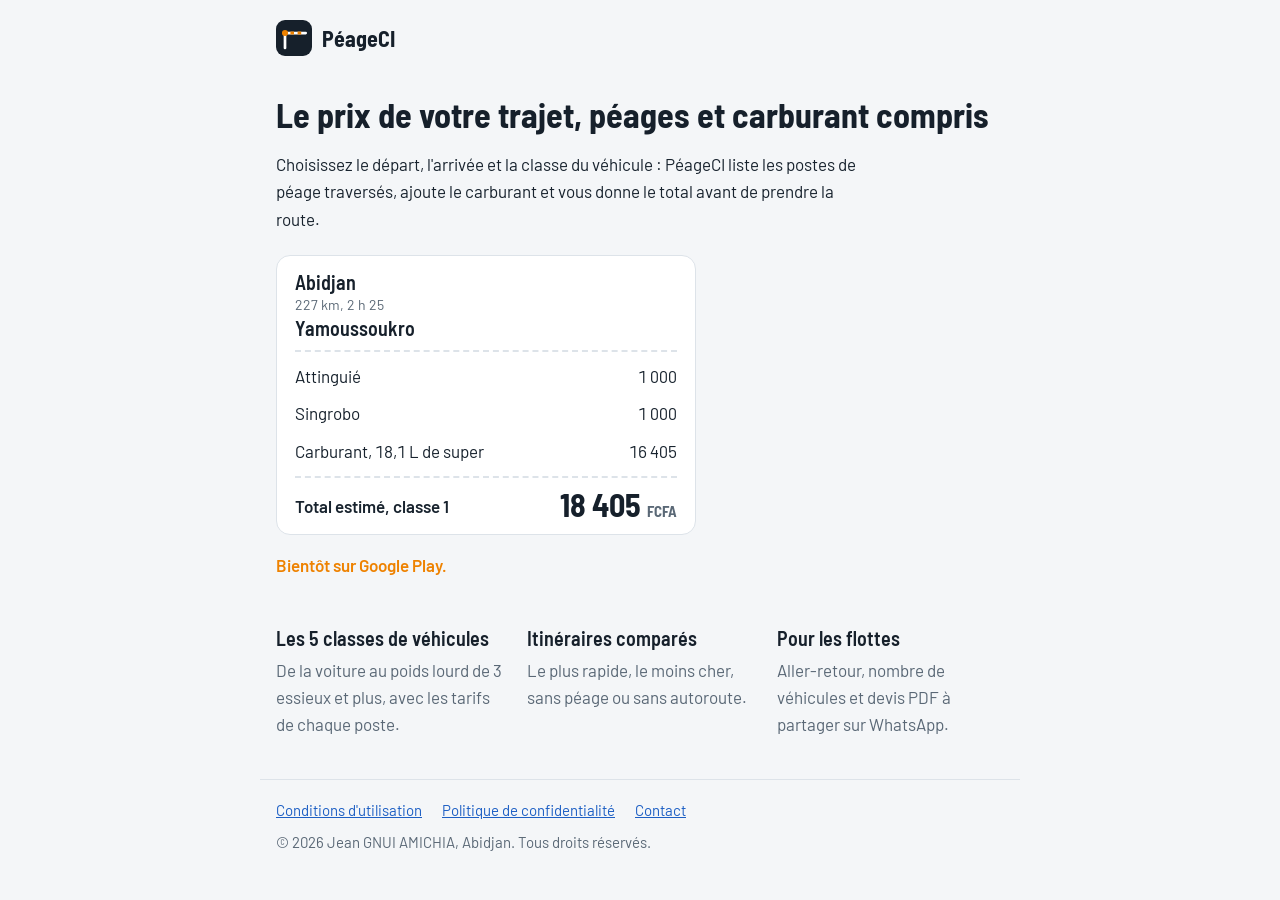
<file: index.html>
<!DOCTYPE html>
<html lang="fr">
<head>
  <meta charset="utf-8" />
  <meta name="viewport" content="width=device-width, initial-scale=1" />
  <title>PéageCI – Péages et carburant en Côte d'Ivoire</title>
  <meta name="description" content="Calculez le coût des péages et du carburant de vos trajets en Côte d'Ivoire, pour une voiture ou toute une flotte." />
  <link rel="preconnect" href="https://fonts.googleapis.com" />
  <link rel="stylesheet" href="https://fonts.googleapis.com/css2?family=Barlow:wght@400;500;600&family=Barlow+Semi+Condensed:wght@600;700&display=swap" />
  <link rel="stylesheet" href="style.css" />
</head>
<body>
  <header class="top">
    <a class="brand" href="./">
      <svg viewBox="0 0 40 40" aria-hidden="true"><rect width="40" height="40" rx="10" fill="#16202B"/><path d="M10 31V14" stroke="#fff" stroke-width="3" stroke-linecap="round"/><path d="M13 14.5h20" stroke="#fff" stroke-width="3" stroke-linecap="round"/><path d="M16 14.5h4M24 14.5h4" stroke="#EE8200" stroke-width="3.2"/><circle cx="10" cy="14.5" r="3.4" fill="#EE8200"/></svg>
      <span>PéageCI</span>
    </a>
  </header>

  <main class="home">
    <section class="hero">
      <h1>Le prix de votre trajet, péages et carburant compris</h1>
      <p>Choisissez le départ, l'arrivée et la classe du véhicule : PéageCI liste les postes de péage traversés, ajoute le carburant et vous donne le total avant de prendre la route.</p>
      <div class="ticket" aria-label="Exemple de calcul">
        <div class="t-route"><strong>Abidjan</strong><span>227 km, 2 h 25</span><strong>Yamoussoukro</strong></div>
        <div class="t-line"><span>Attinguié</span><span>1 000</span></div>
        <div class="t-line"><span>Singrobo</span><span>1 000</span></div>
        <div class="t-line"><span>Carburant, 18,1 L de super</span><span>16 405</span></div>
        <div class="t-total"><span>Total estimé, classe 1</span><b>18 405 <small>FCFA</small></b></div>
      </div>
      <p class="soon">Bientôt sur Google Play.</p>
    </section>

    <section class="features">
      <div><h2>Les 5 classes de véhicules</h2><p>De la voiture au poids lourd de 3 essieux et plus, avec les tarifs de chaque poste.</p></div>
      <div><h2>Itinéraires comparés</h2><p>Le plus rapide, le moins cher, sans péage ou sans autoroute.</p></div>
      <div><h2>Pour les flottes</h2><p>Aller-retour, nombre de véhicules et devis PDF à partager sur WhatsApp.</p></div>
    </section>
  </main>

  <footer class="foot">
    <a href="conditions.html">Conditions d'utilisation</a>
    <a href="confidentialite.html">Politique de confidentialité</a>
    <a href="mailto:mailprofgaj@gmail.com">Contact</a>
    <span>© 2026 Jean GNUI AMICHIA, Abidjan. Tous droits réservés.</span>
  </footer>
</body>
</html>
</file>
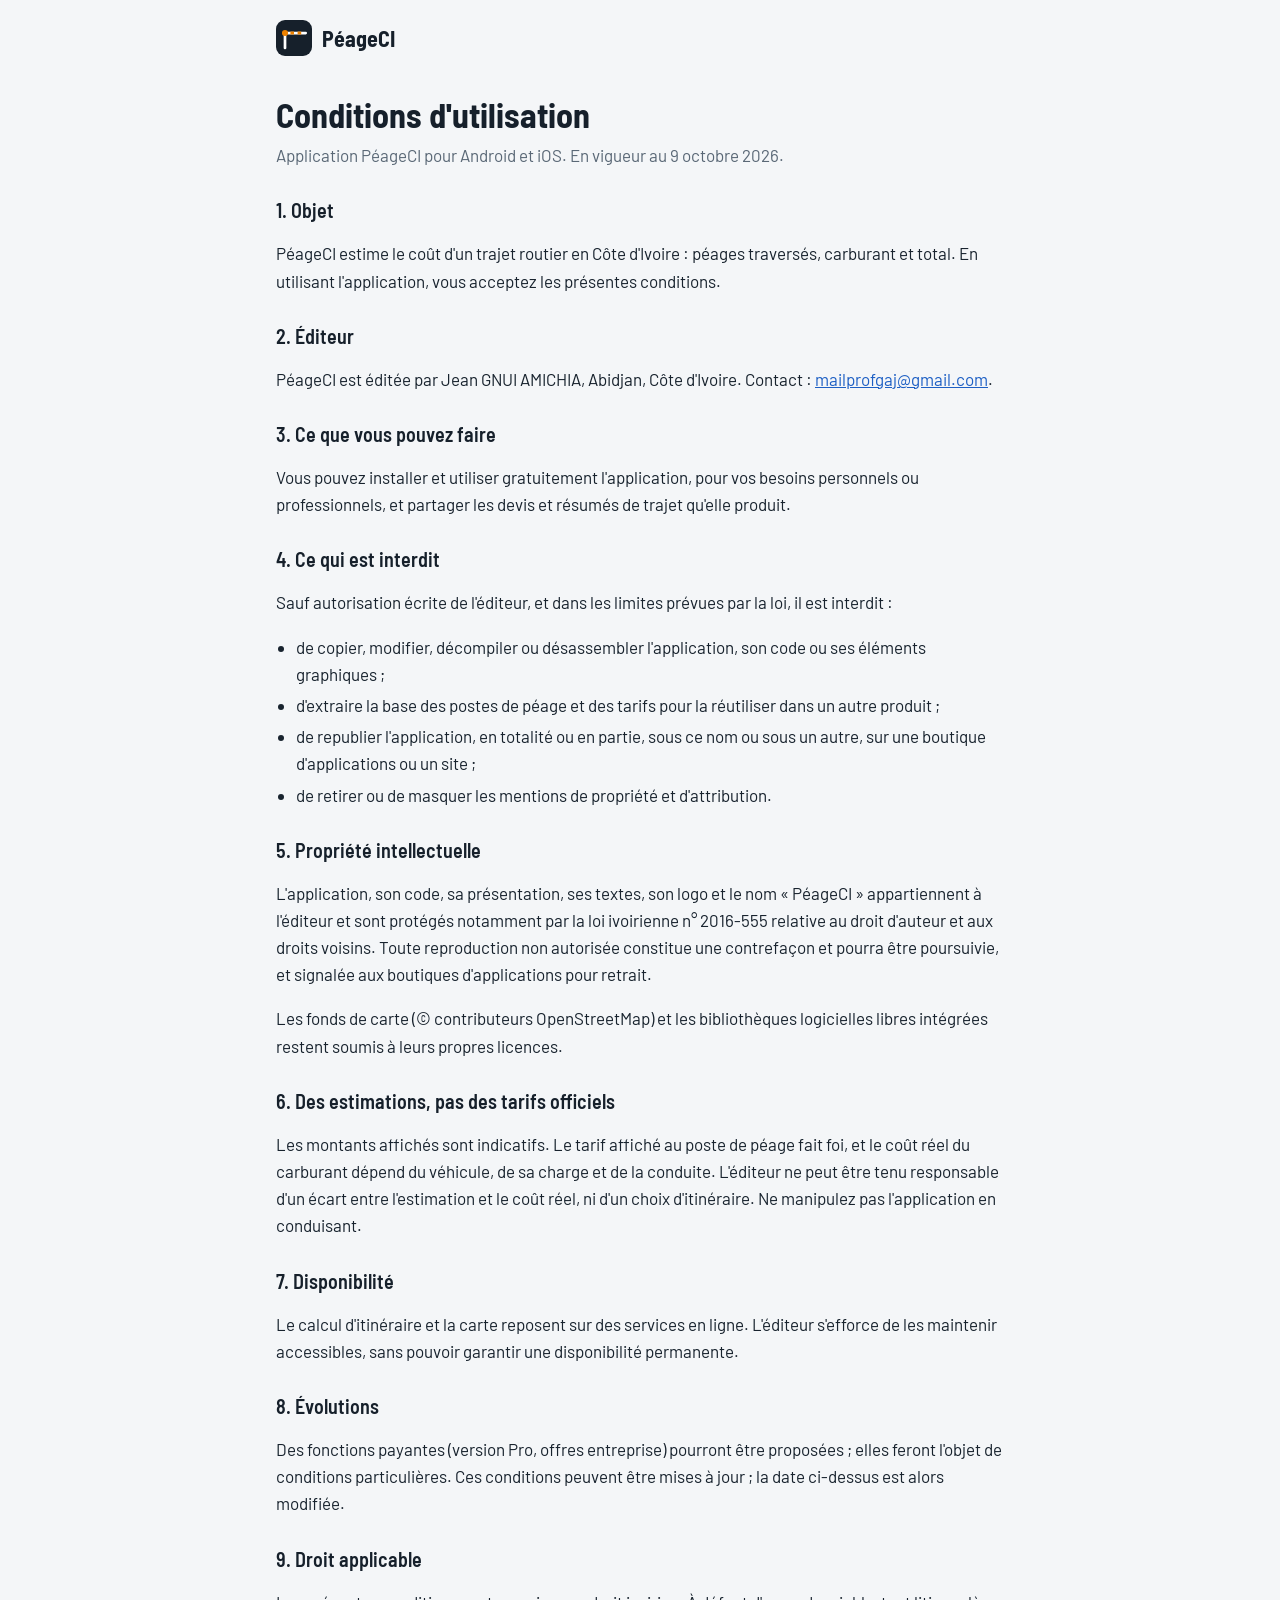
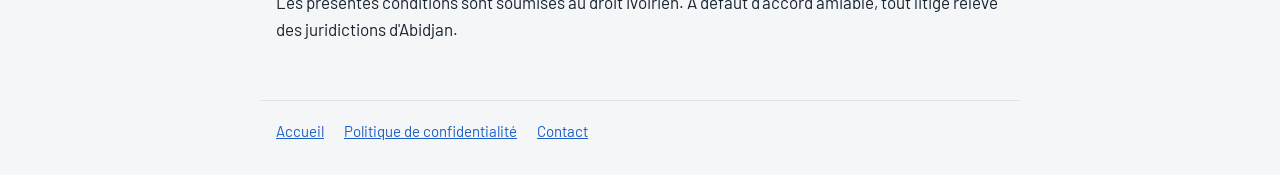
<file: conditions.html>
<!DOCTYPE html>
<html lang="fr">
<head>
  <meta charset="utf-8" />
  <meta name="viewport" content="width=device-width, initial-scale=1" />
  <title>Conditions d'utilisation – PéageCI</title>
  <meta name="description" content="Conditions d'utilisation de l'application PéageCI." />
  <link rel="preconnect" href="https://fonts.googleapis.com" />
  <link rel="stylesheet" href="https://fonts.googleapis.com/css2?family=Barlow:wght@400;500;600&family=Barlow+Semi+Condensed:wght@600;700&display=swap" />
  <link rel="stylesheet" href="style.css" />
</head>
<body>
  <header class="top">
    <a class="brand" href="./">
      <svg viewBox="0 0 40 40" aria-hidden="true"><rect width="40" height="40" rx="10" fill="#16202B"/><path d="M10 31V14" stroke="#fff" stroke-width="3" stroke-linecap="round"/><path d="M13 14.5h20" stroke="#fff" stroke-width="3" stroke-linecap="round"/><path d="M16 14.5h4M24 14.5h4" stroke="#EE8200" stroke-width="3.2"/><circle cx="10" cy="14.5" r="3.4" fill="#EE8200"/></svg>
      <span>PéageCI</span>
    </a>
  </header>

  <main class="doc">
    <h1>Conditions d'utilisation</h1>
    <p class="meta">Application PéageCI pour Android et iOS. En vigueur au 9 octobre 2026.</p>

    <h2>1. Objet</h2>
    <p>PéageCI estime le coût d'un trajet routier en Côte d'Ivoire : péages traversés, carburant et total. En utilisant l'application, vous acceptez les présentes conditions.</p>

    <h2>2. Éditeur</h2>
    <p>PéageCI est éditée par Jean GNUI AMICHIA, Abidjan, Côte d'Ivoire. Contact : <a href="mailto:mailprofgaj@gmail.com">mailprofgaj@gmail.com</a>.</p>

    <h2>3. Ce que vous pouvez faire</h2>
    <p>Vous pouvez installer et utiliser gratuitement l'application, pour vos besoins personnels ou professionnels, et partager les devis et résumés de trajet qu'elle produit.</p>

    <h2>4. Ce qui est interdit</h2>
    <p>Sauf autorisation écrite de l'éditeur, et dans les limites prévues par la loi, il est interdit :</p>
    <ul>
      <li>de copier, modifier, décompiler ou désassembler l'application, son code ou ses éléments graphiques ;</li>
      <li>d'extraire la base des postes de péage et des tarifs pour la réutiliser dans un autre produit ;</li>
      <li>de republier l'application, en totalité ou en partie, sous ce nom ou sous un autre, sur une boutique d'applications ou un site ;</li>
      <li>de retirer ou de masquer les mentions de propriété et d'attribution.</li>
    </ul>

    <h2>5. Propriété intellectuelle</h2>
    <p>L'application, son code, sa présentation, ses textes, son logo et le nom « PéageCI » appartiennent à l'éditeur et sont protégés notamment par la loi ivoirienne n° 2016-555 relative au droit d'auteur et aux droits voisins. Toute reproduction non autorisée constitue une contrefaçon et pourra être poursuivie, et signalée aux boutiques d'applications pour retrait.</p>
    <p>Les fonds de carte (© contributeurs OpenStreetMap) et les bibliothèques logicielles libres intégrées restent soumis à leurs propres licences.</p>

    <h2>6. Des estimations, pas des tarifs officiels</h2>
    <p>Les montants affichés sont indicatifs. Le tarif affiché au poste de péage fait foi, et le coût réel du carburant dépend du véhicule, de sa charge et de la conduite. L'éditeur ne peut être tenu responsable d'un écart entre l'estimation et le coût réel, ni d'un choix d'itinéraire. Ne manipulez pas l'application en conduisant.</p>

    <h2>7. Disponibilité</h2>
    <p>Le calcul d'itinéraire et la carte reposent sur des services en ligne. L'éditeur s'efforce de les maintenir accessibles, sans pouvoir garantir une disponibilité permanente.</p>

    <h2>8. Évolutions</h2>
    <p>Des fonctions payantes (version Pro, offres entreprise) pourront être proposées ; elles feront l'objet de conditions particulières. Ces conditions peuvent être mises à jour ; la date ci-dessus est alors modifiée.</p>

    <h2>9. Droit applicable</h2>
    <p>Les présentes conditions sont soumises au droit ivoirien. À défaut d'accord amiable, tout litige relève des juridictions d'Abidjan.</p>
  </main>

  <footer class="foot">
    <a href="./">Accueil</a>
    <a href="confidentialite.html">Politique de confidentialité</a>
    <a href="mailto:mailprofgaj@gmail.com">Contact</a>
  </footer>
</body>
</html>
</file>
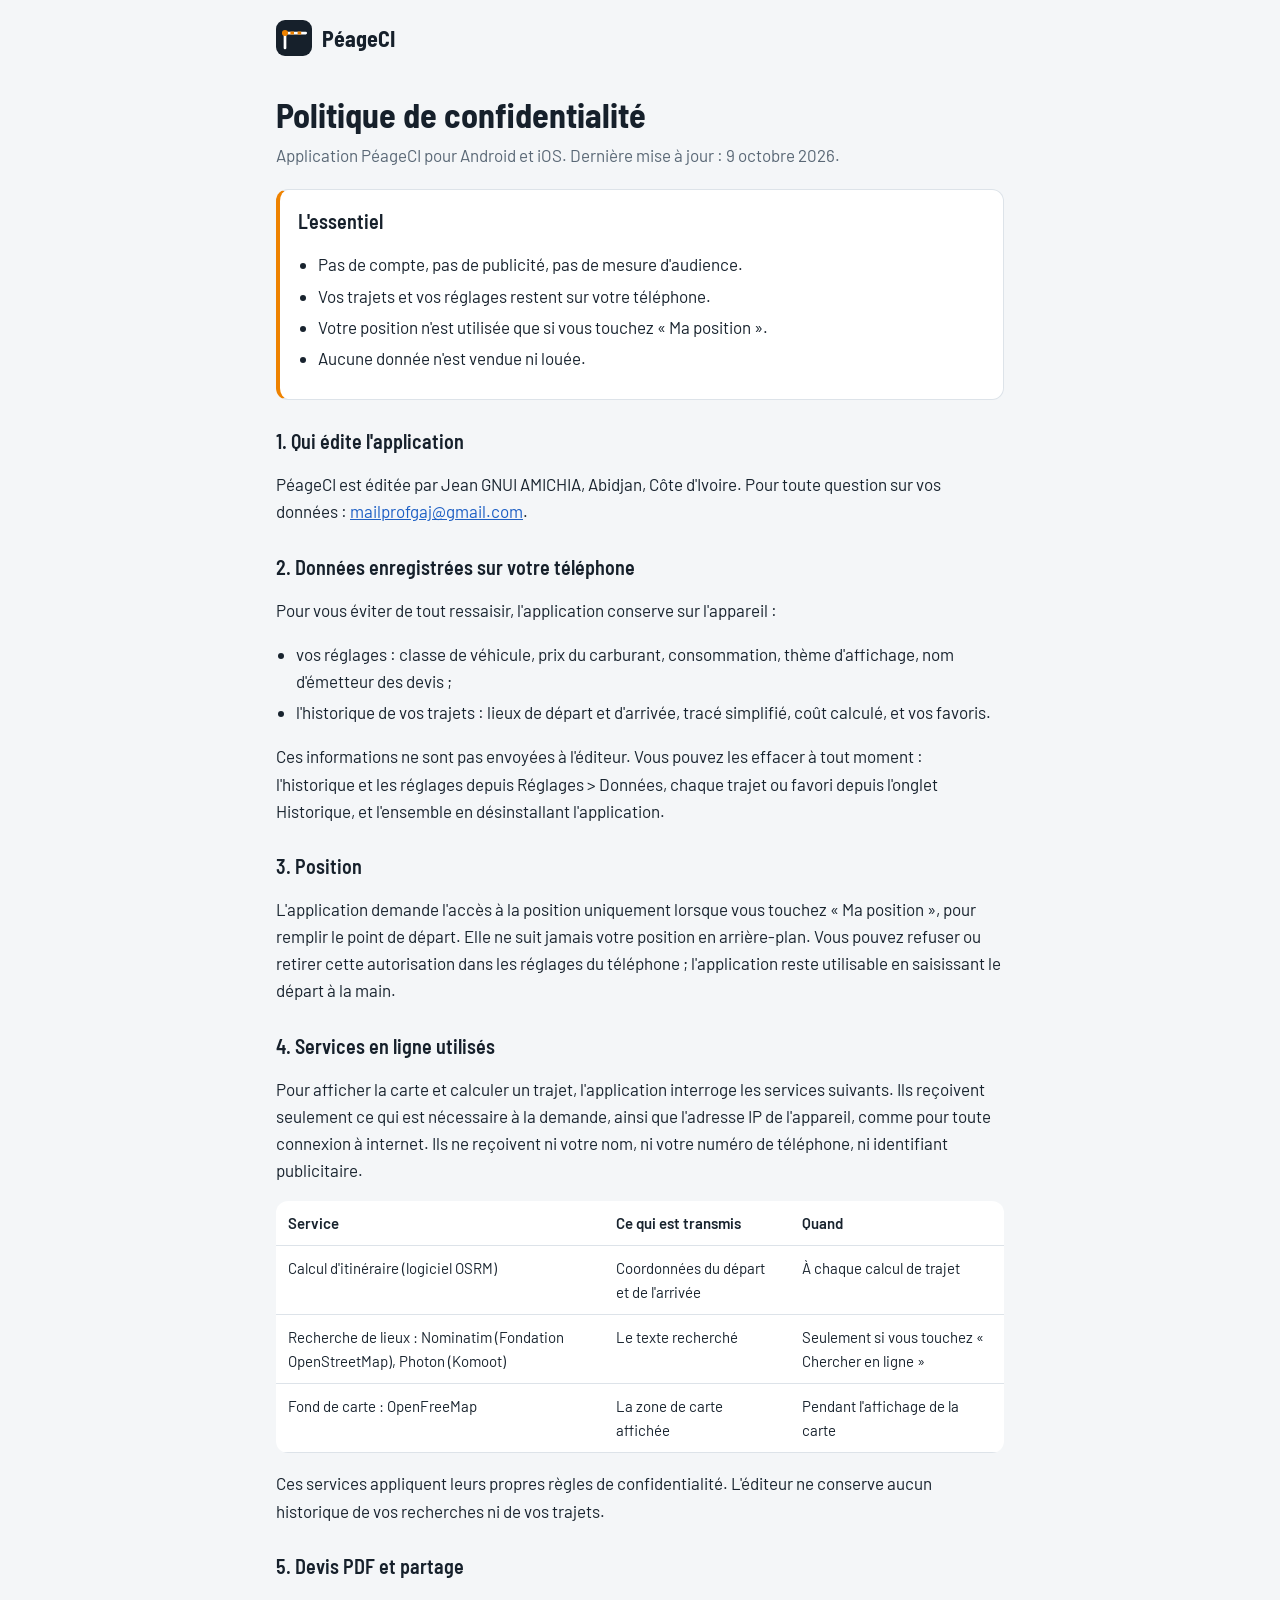
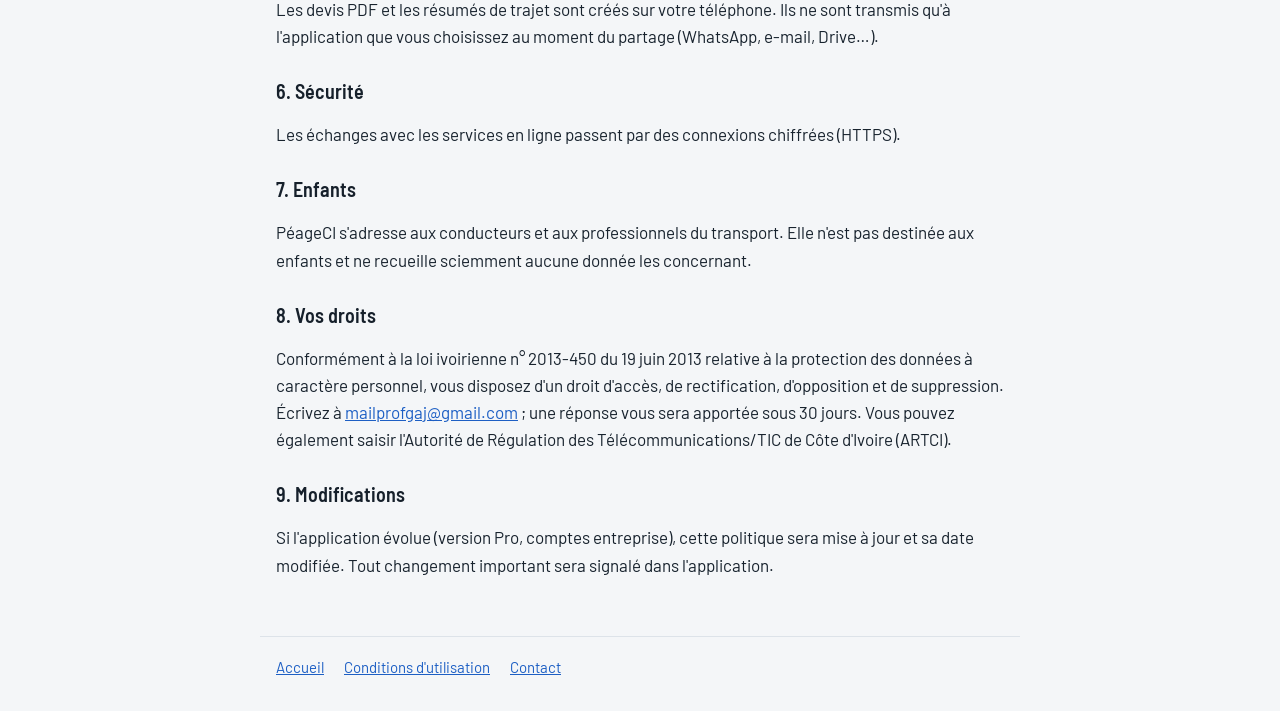
<file: confidentialite.html>
<!DOCTYPE html>
<html lang="fr">
<head>
  <meta charset="utf-8" />
  <meta name="viewport" content="width=device-width, initial-scale=1" />
  <title>Politique de confidentialité – PéageCI</title>
  <meta name="description" content="Politique de confidentialité de l'application PéageCI." />
  <link rel="preconnect" href="https://fonts.googleapis.com" />
  <link rel="stylesheet" href="https://fonts.googleapis.com/css2?family=Barlow:wght@400;500;600&family=Barlow+Semi+Condensed:wght@600;700&display=swap" />
  <link rel="stylesheet" href="style.css" />
</head>
<body>
  <header class="top">
    <a class="brand" href="./">
      <svg viewBox="0 0 40 40" aria-hidden="true"><rect width="40" height="40" rx="10" fill="#16202B"/><path d="M10 31V14" stroke="#fff" stroke-width="3" stroke-linecap="round"/><path d="M13 14.5h20" stroke="#fff" stroke-width="3" stroke-linecap="round"/><path d="M16 14.5h4M24 14.5h4" stroke="#EE8200" stroke-width="3.2"/><circle cx="10" cy="14.5" r="3.4" fill="#EE8200"/></svg>
      <span>PéageCI</span>
    </a>
  </header>

  <main class="doc">
    <h1>Politique de confidentialité</h1>
    <p class="meta">Application PéageCI pour Android et iOS. Dernière mise à jour : 9 octobre 2026.</p>

    <section class="summary">
      <h2>L'essentiel</h2>
      <ul>
        <li>Pas de compte, pas de publicité, pas de mesure d'audience.</li>
        <li>Vos trajets et vos réglages restent sur votre téléphone.</li>
        <li>Votre position n'est utilisée que si vous touchez « Ma position ».</li>
        <li>Aucune donnée n'est vendue ni louée.</li>
      </ul>
    </section>

    <h2>1. Qui édite l'application</h2>
    <p>PéageCI est éditée par Jean GNUI AMICHIA, Abidjan, Côte d'Ivoire. Pour toute question sur vos données : <a href="mailto:mailprofgaj@gmail.com">mailprofgaj@gmail.com</a>.</p>

    <h2>2. Données enregistrées sur votre téléphone</h2>
    <p>Pour vous éviter de tout ressaisir, l'application conserve sur l'appareil :</p>
    <ul>
      <li>vos réglages : classe de véhicule, prix du carburant, consommation, thème d'affichage, nom d'émetteur des devis ;</li>
      <li>l'historique de vos trajets : lieux de départ et d'arrivée, tracé simplifié, coût calculé, et vos favoris.</li>
    </ul>
    <p>Ces informations ne sont pas envoyées à l'éditeur. Vous pouvez les effacer à tout moment : l'historique et les réglages depuis Réglages &gt; Données, chaque trajet ou favori depuis l'onglet Historique, et l'ensemble en désinstallant l'application.</p>

    <h2>3. Position</h2>
    <p>L'application demande l'accès à la position uniquement lorsque vous touchez « Ma position », pour remplir le point de départ. Elle ne suit jamais votre position en arrière-plan. Vous pouvez refuser ou retirer cette autorisation dans les réglages du téléphone ; l'application reste utilisable en saisissant le départ à la main.</p>

    <h2>4. Services en ligne utilisés</h2>
    <p>Pour afficher la carte et calculer un trajet, l'application interroge les services suivants. Ils reçoivent seulement ce qui est nécessaire à la demande, ainsi que l'adresse IP de l'appareil, comme pour toute connexion à internet. Ils ne reçoivent ni votre nom, ni votre numéro de téléphone, ni identifiant publicitaire.</p>
    <table>
      <thead><tr><th>Service</th><th>Ce qui est transmis</th><th>Quand</th></tr></thead>
      <tbody>
        <tr><td>Calcul d'itinéraire (logiciel OSRM)</td><td>Coordonnées du départ et de l'arrivée</td><td>À chaque calcul de trajet</td></tr>
        <tr><td>Recherche de lieux : Nominatim (Fondation OpenStreetMap), Photon (Komoot)</td><td>Le texte recherché</td><td>Seulement si vous touchez « Chercher en ligne »</td></tr>
        <tr><td>Fond de carte : OpenFreeMap</td><td>La zone de carte affichée</td><td>Pendant l'affichage de la carte</td></tr>
      </tbody>
    </table>
    <p>Ces services appliquent leurs propres règles de confidentialité. L'éditeur ne conserve aucun historique de vos recherches ni de vos trajets.</p>

    <h2>5. Devis PDF et partage</h2>
    <p>Les devis PDF et les résumés de trajet sont créés sur votre téléphone. Ils ne sont transmis qu'à l'application que vous choisissez au moment du partage (WhatsApp, e-mail, Drive…).</p>

    <h2>6. Sécurité</h2>
    <p>Les échanges avec les services en ligne passent par des connexions chiffrées (HTTPS).</p>

    <h2>7. Enfants</h2>
    <p>PéageCI s'adresse aux conducteurs et aux professionnels du transport. Elle n'est pas destinée aux enfants et ne recueille sciemment aucune donnée les concernant.</p>

    <h2>8. Vos droits</h2>
    <p>Conformément à la loi ivoirienne n° 2013-450 du 19 juin 2013 relative à la protection des données à caractère personnel, vous disposez d'un droit d'accès, de rectification, d'opposition et de suppression. Écrivez à <a href="mailto:mailprofgaj@gmail.com">mailprofgaj@gmail.com</a> ; une réponse vous sera apportée sous 30 jours. Vous pouvez également saisir l'Autorité de Régulation des Télécommunications/TIC de Côte d'Ivoire (ARTCI).</p>

    <h2>9. Modifications</h2>
    <p>Si l'application évolue (version Pro, comptes entreprise), cette politique sera mise à jour et sa date modifiée. Tout changement important sera signalé dans l'application.</p>
  </main>

  <footer class="foot">
    <a href="./">Accueil</a>
    <a href="conditions.html">Conditions d'utilisation</a>
    <a href="mailto:mailprofgaj@gmail.com">Contact</a>
  </footer>
</body>
</html>
</file>
<file: style.css>
:root {
  --bg: #F4F6F8; --surface: #FFFFFF; --ink: #16202B; --text: #18232E; --muted: #5A6876;
  --line: #DDE3E9; --orange: #EE8200; --blue: #1D5FC4;
  color-scheme: light;
}
@media (prefers-color-scheme: dark) {
  :root { --bg: #0E141B; --surface: #161F29; --ink: #E6EBF1; --text: #E3E9EF; --muted: #95A4B4; --line: #2A3745; --orange: #FF9A24; --blue: #6EA4FF; color-scheme: dark; }
}
* { box-sizing: border-box; }
body { margin: 0; background: var(--bg); color: var(--text); font: 400 17px/1.6 'Barlow', system-ui, sans-serif; }
a { color: var(--blue); }
.top { max-width: 760px; margin: 0 auto; padding: 20px 16px 0; }
.brand { display: inline-flex; align-items: center; gap: 10px; text-decoration: none; color: var(--ink); font: 700 22px 'Barlow Semi Condensed', sans-serif; }
.brand svg { width: 36px; height: 36px; }
main { max-width: 760px; margin: 0 auto; padding: 8px 16px 40px; }
h1 { font: 700 34px/1.15 'Barlow Semi Condensed', sans-serif; margin: 24px 0 8px; color: var(--ink); }
h2 { font: 600 20px/1.3 'Barlow Semi Condensed', sans-serif; margin: 28px 0 6px; color: var(--ink); }
.meta { color: var(--muted); margin-top: 0; }
.summary { background: var(--surface); border: 1px solid var(--line); border-left: 4px solid var(--orange); border-radius: 12px; padding: 4px 18px 10px; margin: 20px 0; }
.summary h2 { margin-top: 14px; }
ul { padding-left: 20px; }
li { margin: 4px 0; }
table { width: 100%; border-collapse: collapse; font-size: 15px; background: var(--surface); border-radius: 12px; overflow: hidden; }
th, td { text-align: left; padding: 10px 12px; border-bottom: 1px solid var(--line); vertical-align: top; }
th { font-weight: 600; }
@media (max-width: 560px) {
  table, thead, tbody, tr, th, td { display: block; }
  thead { display: none; }
  tr { border-bottom: 1px solid var(--line); padding: 8px 0; }
  td { border: 0; padding: 2px 12px; }
  td:first-child { font-weight: 600; padding-top: 8px; }
}
.foot { max-width: 760px; margin: 0 auto; padding: 18px 16px 32px; border-top: 1px solid var(--line); display: flex; flex-wrap: wrap; gap: 8px 20px; font-size: 15px; color: var(--muted); }

.hero p { max-width: 60ch; }
.ticket { background: var(--surface); border: 1px solid var(--line); border-radius: 14px; padding: 14px 18px; margin: 22px 0 10px; max-width: 420px; }
.t-route { display: flex; flex-direction: column; padding-bottom: 10px; margin-bottom: 6px; border-bottom: 2px dashed var(--line); }
.t-route strong { font: 600 20px 'Barlow Semi Condensed', sans-serif; color: var(--ink); }
.t-route span { color: var(--muted); font-size: 14px; }
.t-line { display: flex; justify-content: space-between; padding: 5px 0; font-variant-numeric: tabular-nums; }
.t-total { display: flex; justify-content: space-between; align-items: flex-end; padding-top: 10px; margin-top: 6px; border-top: 2px dashed var(--line); font-weight: 600; }
.t-total b { font: 700 32px/1 'Barlow Semi Condensed', sans-serif; color: var(--ink); }
.t-total small { font-size: 15px; color: var(--muted); }
.soon { font-weight: 600; color: var(--orange); }
.features { display: grid; grid-template-columns: repeat(auto-fit, minmax(200px, 1fr)); gap: 4px 24px; margin-top: 18px; }
.features p { margin: 0; color: var(--muted); }
</file>
